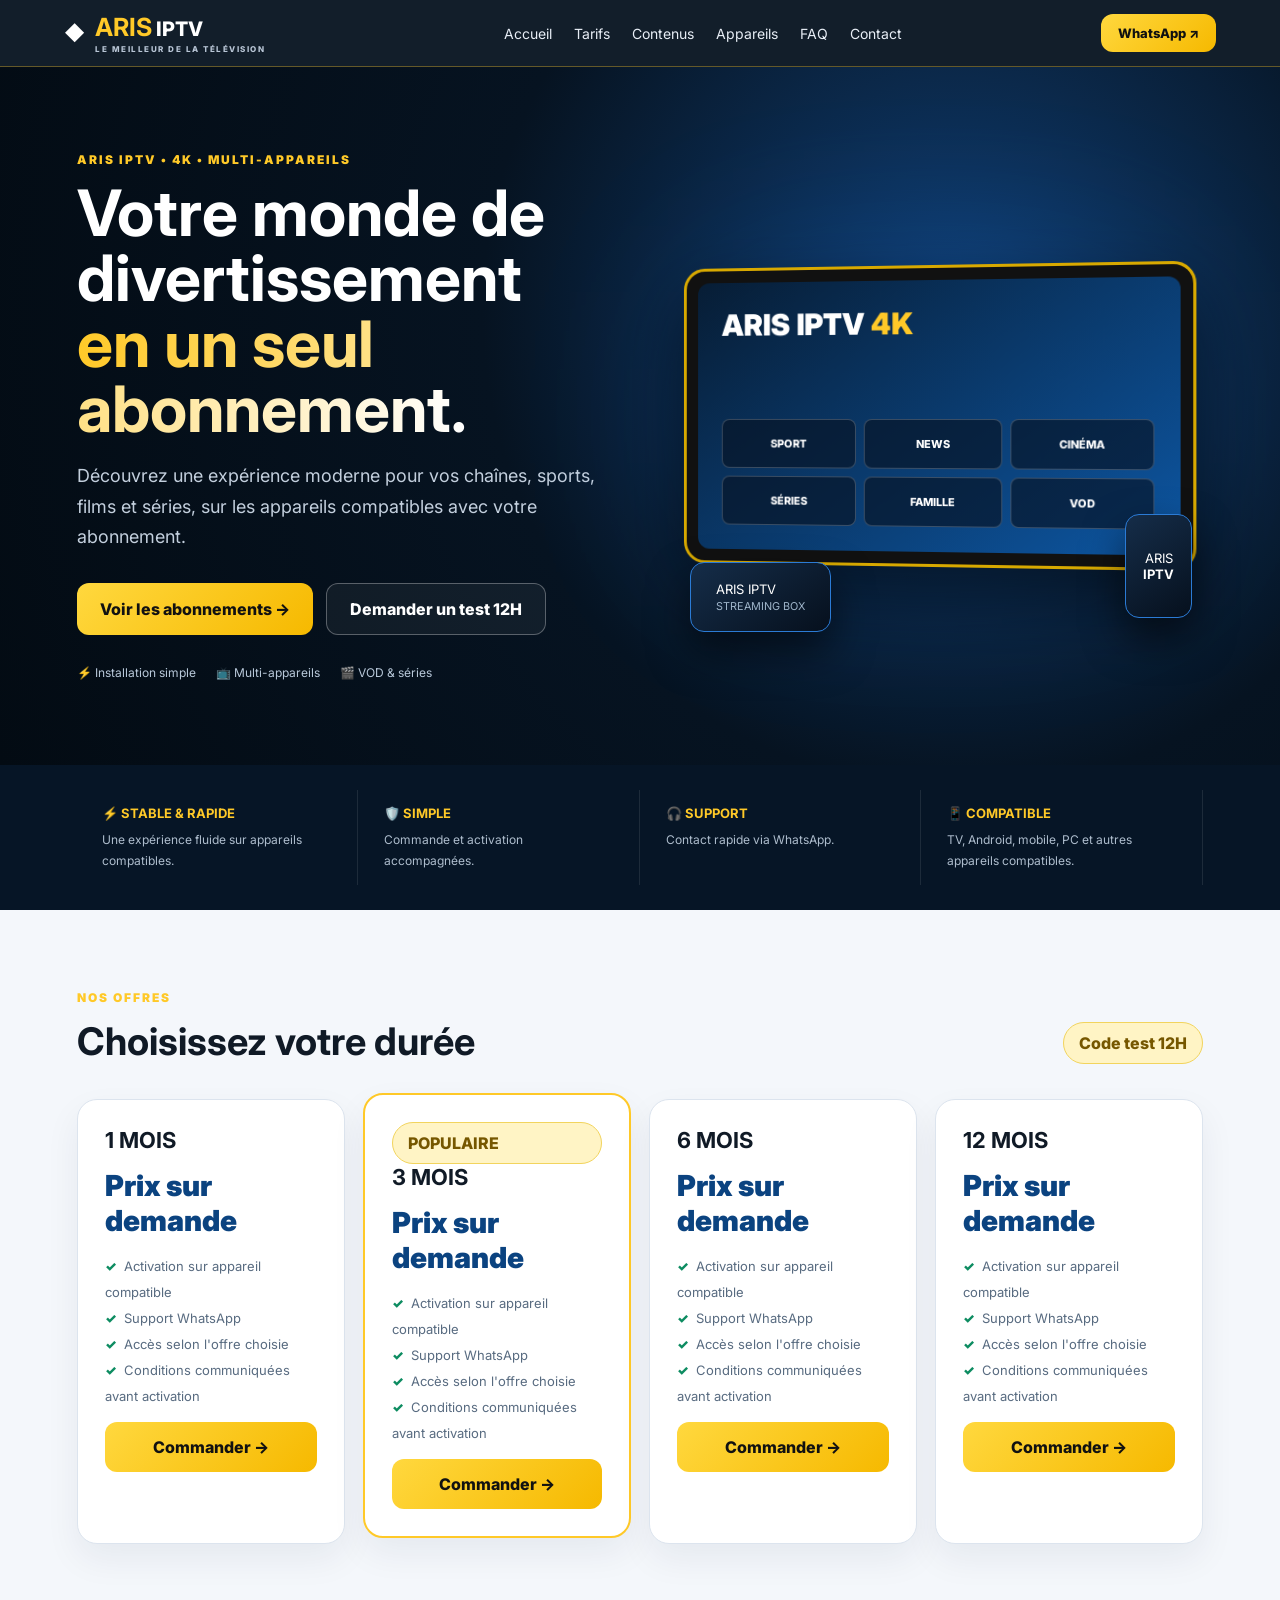
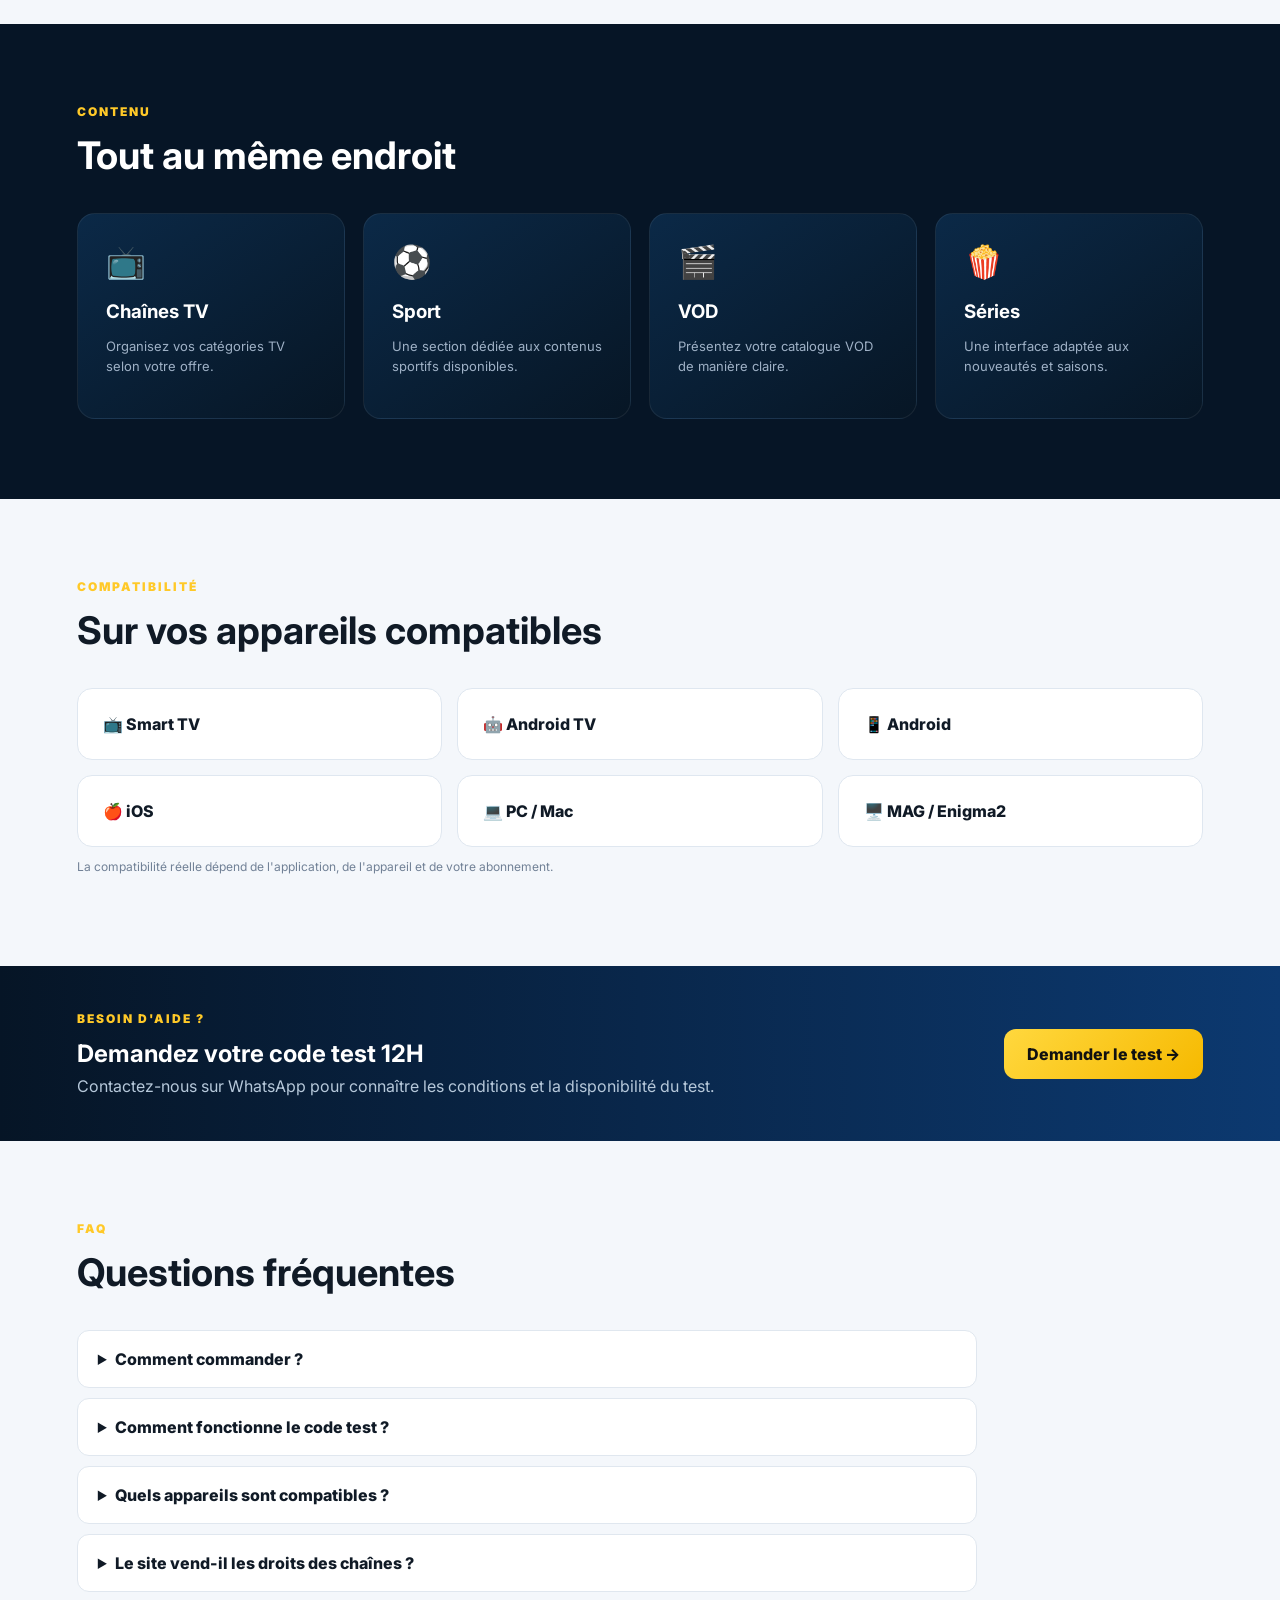
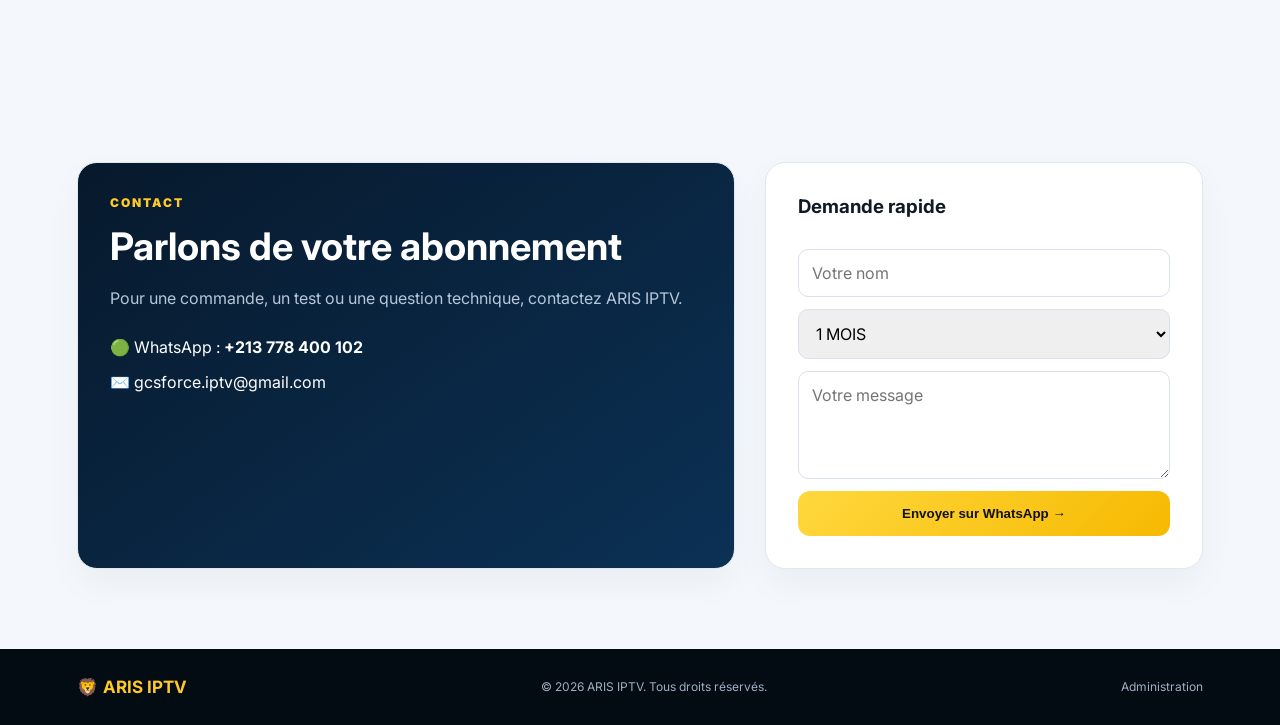
<file: index.html>
<!doctype html>
<html lang="fr">
<head>
  <meta charset="utf-8">
  <meta name="viewport" content="width=device-width, initial-scale=1">
  <meta name="theme-color" content="#071526">
  <meta name="description" content="ARIS IPTV — site de présentation et de commande d'abonnements IPTV.">
  <title>ARIS IPTV — TV, Sport, VOD & Séries</title>
  <link rel="stylesheet" href="style.css">
</head>
<body>
  <header class="topbar">
    <a class="brand" href="#accueil" aria-label="ARIS IPTV">
      <span class="brand-mark">◆</span>
      <span><b>ARIS</b> IPTV<small>LE MEILLEUR DE LA TÉLÉVISION</small></span>
    </a>
    <nav>
      <a href="#accueil">Accueil</a>
      <a href="#offres">Tarifs</a>
      <a href="#contenus">Contenus</a>
      <a href="#compatibilite">Appareils</a>
      <a href="#faq">FAQ</a>
      <a href="#contact">Contact</a>
    </nav>
    <a class="btn btn-gold btn-small" id="navWhatsapp" target="_blank" rel="noopener">WhatsApp ↗</a>
  </header>

  <main>
    <section id="accueil" class="hero">
      <div class="hero-copy">
        <div class="eyebrow">ARIS IPTV • 4K • MULTI-APPAREILS</div>
        <h1>Votre monde de divertissement<br><span>en un seul abonnement.</span></h1>
        <p>Découvrez une expérience moderne pour vos chaînes, sports, films et séries, sur les appareils compatibles avec votre abonnement.</p>
        <div class="hero-actions">
          <a href="#offres" class="btn btn-gold">Voir les abonnements →</a>
          <a href="#contact" class="btn btn-outline">Demander un test 12H</a>
        </div>
        <div class="trust-row">
          <span>⚡ Installation simple</span>
          <span>📺 Multi-appareils</span>
          <span>🎬 VOD & séries</span>
        </div>
      </div>
      <div class="hero-card">
        <div class="screen-glow"></div>
        <div class="tv-frame">
          <div class="tv-screen">
            <div class="tv-logo">ARIS IPTV <em>4K</em></div>
            <div class="channel-grid">
              <span>SPORT</span><span>NEWS</span><span>CINÉMA</span>
              <span>SÉRIES</span><span>FAMILLE</span><span>VOD</span>
            </div>
          </div>
        </div>
        <div class="device device-phone">ARIS<br><b>IPTV</b></div>
        <div class="device device-box">ARIS IPTV<br><small>STREAMING BOX</small></div>
      </div>
    </section>

    <section class="benefits">
      <article><b>⚡ STABLE & RAPIDE</b><span>Une expérience fluide sur appareils compatibles.</span></article>
      <article><b>🛡️ SIMPLE</b><span>Commande et activation accompagnées.</span></article>
      <article><b>🎧 SUPPORT</b><span>Contact rapide via WhatsApp.</span></article>
      <article><b>📱 COMPATIBLE</b><span>TV, Android, mobile, PC et autres appareils compatibles.</span></article>
    </section>

    <section id="offres" class="section">
      <div class="section-head">
        <div>
          <div class="eyebrow">NOS OFFRES</div>
          <h2>Choisissez votre durée</h2>
        </div>
        <span class="pill">Code test 12H</span>
      </div>
      <div id="plans" class="plans"></div>
    </section>

    <section id="contenus" class="section dark-section">
      <div class="section-head">
        <div>
          <div class="eyebrow">CONTENU</div>
          <h2>Tout au même endroit</h2>
        </div>
      </div>
      <div class="feature-grid">
        <article class="feature"><div class="icon">📺</div><h3>Chaînes TV</h3><p>Organisez vos catégories TV selon votre offre.</p></article>
        <article class="feature"><div class="icon">⚽</div><h3>Sport</h3><p>Une section dédiée aux contenus sportifs disponibles.</p></article>
        <article class="feature"><div class="icon">🎬</div><h3>VOD</h3><p>Présentez votre catalogue VOD de manière claire.</p></article>
        <article class="feature"><div class="icon">🍿</div><h3>Séries</h3><p>Une interface adaptée aux nouveautés et saisons.</p></article>
      </div>
    </section>

    <section id="compatibilite" class="section">
      <div class="section-head">
        <div>
          <div class="eyebrow">COMPATIBILITÉ</div>
          <h2>Sur vos appareils compatibles</h2>
        </div>
      </div>
      <div class="device-grid">
        <span>📺 Smart TV</span><span>🤖 Android TV</span><span>📱 Android</span>
        <span>🍎 iOS</span><span>💻 PC / Mac</span><span>🖥️ MAG / Enigma2</span>
      </div>
      <p class="note">La compatibilité réelle dépend de l'application, de l'appareil et de votre abonnement.</p>
    </section>

    <section class="cta-band">
      <div>
        <div class="eyebrow">BESOIN D'AIDE ?</div>
        <h2>Demandez votre code test 12H</h2>
        <p>Contactez-nous sur WhatsApp pour connaître les conditions et la disponibilité du test.</p>
      </div>
      <a id="testWhatsapp" class="btn btn-gold" target="_blank" rel="noopener">Demander le test →</a>
    </section>

    <section id="faq" class="section">
      <div class="section-head"><div><div class="eyebrow">FAQ</div><h2>Questions fréquentes</h2></div></div>
      <div class="faq">
        <details><summary>Comment commander ?</summary><p>Choisissez une durée puis cliquez sur Commander. Un message WhatsApp prérempli s'ouvre pour finaliser la demande.</p></details>
        <details><summary>Comment fonctionne le code test ?</summary><p>Le test est demandé via WhatsApp. Sa disponibilité et ses conditions doivent être confirmées avant activation.</p></details>
        <details><summary>Quels appareils sont compatibles ?</summary><p>La plateforme peut être utilisée sur différents appareils compatibles selon l'offre et l'application utilisée.</p></details>
        <details><summary>Le site vend-il les droits des chaînes ?</summary><p>Le site est une interface commerciale. Utilisez uniquement des contenus et services pour lesquels vous disposez des droits ou autorisations nécessaires.</p></details>
      </div>
    </section>

    <section id="contact" class="section contact-section">
      <div class="contact-card">
        <div>
          <div class="eyebrow">CONTACT</div>
          <h2>Parlons de votre abonnement</h2>
          <p>Pour une commande, un test ou une question technique, contactez ARIS IPTV.</p>
        </div>
        <div class="contact-list">
          <a id="contactWhatsapp" target="_blank" rel="noopener">🟢 WhatsApp : <b>+213 778 400 102</b></a>
          <a href="mailto:gcsforce.iptv@gmail.com">✉️ gcsforce.iptv@gmail.com</a>
        </div>
      </div>
      <form id="leadForm" class="lead-form">
        <h3>Demande rapide</h3>
        <input id="name" required placeholder="Votre nom">
        <select id="duration" required></select>
        <textarea id="message" rows="4" placeholder="Votre message"></textarea>
        <button class="btn btn-gold" type="submit">Envoyer sur WhatsApp →</button>
      </form>
    </section>
  </main>

  <footer>
    <div class="footer-brand">🦁 <b>ARIS IPTV</b></div>
    <div>© <span id="year"></span> ARIS IPTV. Tous droits réservés.</div>
    <a href="admin.html">Administration</a>
  </footer>

  <script src="script.js"></script>
</body>
</html>
</file>
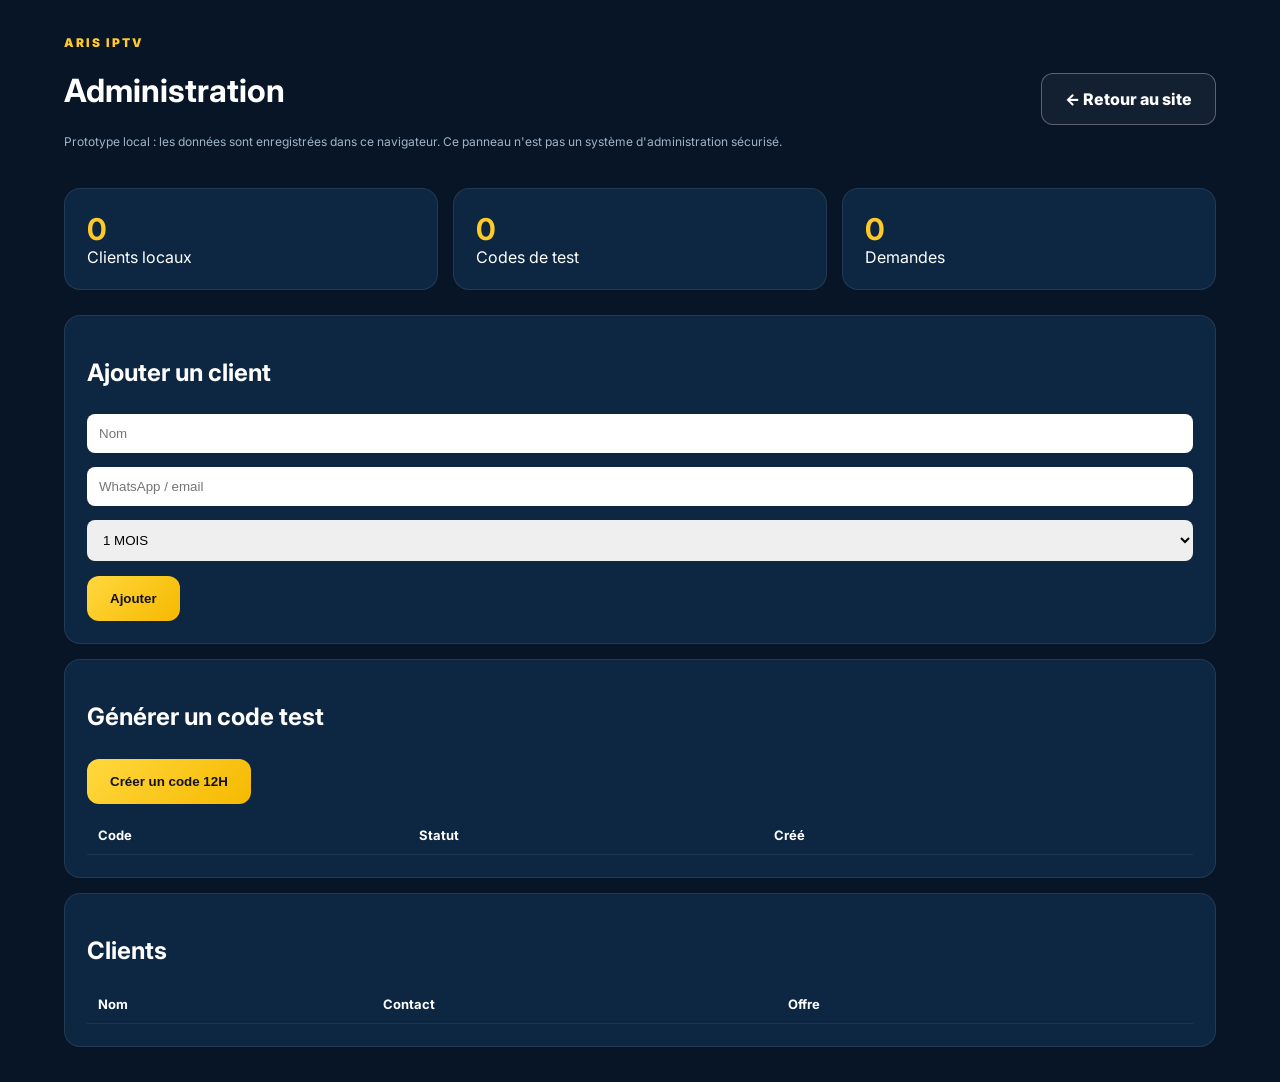
<file: admin.html>
<!doctype html>
<html lang="fr">
<head>
<meta charset="utf-8"><meta name="viewport" content="width=device-width,initial-scale=1">
<title>ARIS IPTV — Administration</title><link rel="stylesheet" href="style.css">
<style>
.admin{min-height:100vh;background:#071526;color:#fff;padding:35px 5%}.admin-wrap{max-width:1200px;margin:auto}.admin-head{display:flex;justify-content:space-between;align-items:center;gap:20px}.admin-grid{display:grid;grid-template-columns:repeat(3,1fr);gap:15px;margin:25px 0}.stat,.panel{background:#0d2743;border:1px solid #ffffff16;border-radius:16px;padding:22px}.stat b{font-size:30px;color:#ffc928;display:block}.panel{margin-top:15px}.panel input,.panel select{width:100%;padding:12px;border-radius:8px;border:0;margin:7px 0}.panel button{margin-top:8px}.table{width:100%;border-collapse:collapse;margin-top:12px}.table th,.table td{padding:11px;border-bottom:1px solid #ffffff12;text-align:left;font-size:13px}.danger{background:#b83232;color:#fff}.muted{color:#9fb4ca;font-size:12px;line-height:1.6}
@media(max-width:800px){.admin-grid{grid-template-columns:1fr}.table{display:block;overflow:auto}}
</style></head>
<body class="admin"><div class="admin-wrap">
<div class="admin-head"><div><div class="eyebrow">ARIS IPTV</div><h1>Administration</h1><p class="muted">Prototype local : les données sont enregistrées dans ce navigateur. Ce panneau n'est pas un système d'administration sécurisé.</p></div><a class="btn btn-outline" href="index.html">← Retour au site</a></div>
<div class="admin-grid"><div class="stat"><b id="usersCount">0</b>Clients locaux</div><div class="stat"><b id="codesCount">0</b>Codes de test</div><div class="stat"><b id="ordersCount">0</b>Demandes</div></div>
<div class="panel"><h2>Ajouter un client</h2><input id="uName" placeholder="Nom"><input id="uContact" placeholder="WhatsApp / email"><select id="uPlan"><option>1 MOIS</option><option>3 MOIS</option><option>6 MOIS</option><option>12 MOIS</option></select><button class="btn btn-gold" id="addUser">Ajouter</button></div>
<div class="panel"><h2>Générer un code test</h2><button class="btn btn-gold" id="addCode">Créer un code 12H</button><table class="table"><thead><tr><th>Code</th><th>Statut</th><th>Créé</th><th></th></tr></thead><tbody id="codesTable"></tbody></table></div>
<div class="panel"><h2>Clients</h2><table class="table"><thead><tr><th>Nom</th><th>Contact</th><th>Offre</th><th></th></tr></thead><tbody id="usersTable"></tbody></table></div>
</div><script>
const get=(k,d=[])=>JSON.parse(localStorage.getItem(k)||JSON.stringify(d)); const set=(k,v)=>localStorage.setItem(k,JSON.stringify(v));
function id(){return Math.random().toString(36).slice(2,8).toUpperCase()}
function render(){const u=get("aris_users"),c=get("aris_codes"),o=get("aris_orders");usersCount.textContent=u.length;codesCount.textContent=c.length;ordersCount.textContent=o.length;
usersTable.innerHTML=u.map((x,i)=>`<tr><td>${x.name}</td><td>${x.contact}</td><td>${x.plan}</td><td><button class="btn danger" onclick="delUser(${i})">Supprimer</button></td></tr>`).join("");
codesTable.innerHTML=c.map((x,i)=>`<tr><td><b>${x.code}</b></td><td>${x.active?"Actif":"Désactivé"}</td><td>${x.date}</td><td><button class="btn btn-outline" onclick="toggleCode(${i})">${x.active?"Désactiver":"Activer"}</button></td></tr>`).join("")}
addUser.onclick=()=>{if(!uName.value.trim())return;let u=get("aris_users");u.push({name:uName.value.trim(),contact:uContact.value.trim(),plan:uPlan.value});set("aris_users",u);uName.value="";uContact.value="";render()};
addCode.onclick=()=>{let c=get("aris_codes");c.push({code:"ARIS-"+id()+"-"+id().slice(0,4),active:true,date:new Date().toLocaleString("fr-FR")});set("aris_codes",c);render()};
function delUser(i){let u=get("aris_users");u.splice(i,1);set("aris_users",u);render()}
function toggleCode(i){let c=get("aris_codes");c[i].active=!c[i].active;set("aris_codes",c);render()}
render();
</script></body></html>
</file>
<file: style.css>
@import url('https://fonts.googleapis.com/css2?family=Inter:wght@400;500;600;700;800;900&display=swap');
:root{--navy:#061321;--navy2:#0a2038;--blue:#1677ff;--gold:#ffc928;--white:#f7fbff;--muted:#aebdd0;--line:rgba(255,255,255,.12);--card:rgba(10,31,53,.82)}
*{box-sizing:border-box}html{scroll-behavior:smooth}body{margin:0;background:#f4f7fb;color:#101a26;font-family:Inter,Arial,sans-serif}a{text-decoration:none;color:inherit}.topbar{position:sticky;top:0;z-index:20;display:flex;align-items:center;gap:28px;padding:12px 5%;background:rgba(4,16,29,.94);backdrop-filter:blur(16px);border-bottom:1px solid rgba(255,201,40,.35);color:#fff}.brand{display:flex;align-items:center;gap:10px;min-width:240px}.brand-mark{font-size:40px}.brand b{color:var(--gold);font-size:25px}.brand span{font-size:20px;font-weight:800}.brand small{display:block;color:#b9c6d6;font-size:8px;letter-spacing:1.5px;margin-top:2px}.topbar nav{display:flex;gap:22px;flex:1;justify-content:center}.topbar nav a{font-size:14px;color:#e8eef6}.topbar nav a:hover{color:var(--gold)}.btn{display:inline-flex;align-items:center;justify-content:center;border:0;border-radius:12px;padding:15px 23px;font-weight:800;cursor:pointer;transition:.2s;white-space:nowrap}.btn:hover{transform:translateY(-2px)}.btn-gold{background:linear-gradient(135deg,#ffd83e,#f6b900);color:#111}.btn-outline{border:1px solid rgba(255,255,255,.3);color:#fff;background:rgba(255,255,255,.05)}.btn-small{padding:11px 17px;font-size:13px}.hero{min-height:650px;padding:85px 6%;display:grid;grid-template-columns:1fr 1fr;gap:45px;align-items:center;background:radial-gradient(circle at 75% 35%,#103e73 0,#061321 45%,#030b13 100%);color:#fff;overflow:hidden}.eyebrow{color:var(--gold);font-size:12px;font-weight:900;letter-spacing:2px;margin-bottom:13px}.hero h1{font-size:clamp(40px,5vw,72px);line-height:1.02;margin:0 0 20px}.hero h1 span{background:linear-gradient(90deg,var(--gold),#fff);-webkit-background-clip:text;color:transparent}.hero p{font-size:18px;line-height:1.7;color:#c3cfdd;max-width:650px}.hero-actions{display:flex;gap:13px;margin:30px 0}.trust-row{display:flex;gap:20px;flex-wrap:wrap;color:#b9c9da;font-size:12px}.hero-card{height:450px;position:relative;display:flex;align-items:center;justify-content:center}.screen-glow{position:absolute;width:80%;height:55%;background:#0878ff;filter:blur(100px);opacity:.24}.tv-frame{width:min(520px,95%);padding:12px;border:3px solid #d8a900;border-radius:22px;background:#111;transform:perspective(800px) rotateY(-5deg);box-shadow:0 30px 70px #0008}.tv-screen{aspect-ratio:16/9;border-radius:12px;padding:25px;background:linear-gradient(145deg,#071d35,#0d56a2);display:flex;flex-direction:column;justify-content:space-between}.tv-logo{font-size:30px;font-weight:900;color:#fff}.tv-logo em{font-style:normal;color:var(--gold)}.channel-grid{display:grid;grid-template-columns:repeat(3,1fr);gap:8px}.channel-grid span{padding:17px 5px;text-align:center;border:1px solid #ffffff35;background:#061426aa;border-radius:8px;font-size:11px;font-weight:800}.device{position:absolute;background:linear-gradient(145deg,#152d49,#06101d);border:1px solid #2b7bd5;border-radius:14px;box-shadow:0 20px 40px #0008;color:#fff}.device-phone{right:2%;bottom:5%;padding:35px 17px;text-align:center;font-size:13px}.device-box{left:5%;bottom:2%;padding:18px 25px;font-size:13px}.device-box small{color:#9fb5ca}.benefits{display:grid;grid-template-columns:repeat(4,1fr);background:#061526;color:#fff;padding:25px 6%;gap:1px}.benefits article{padding:15px 25px;border-right:1px solid #ffffff18}.benefits b{display:block;color:var(--gold);font-size:13px;margin-bottom:7px}.benefits span{color:#aebdcd;font-size:12px;line-height:1.5}.section{padding:80px 6%;max-width:1400px;margin:auto}.section-head{display:flex;justify-content:space-between;align-items:end;gap:20px;margin-bottom:35px}.section h2{font-size:38px;margin:0}.pill{background:#fff4c5;border:1px solid #f2d45d;color:#765700;padding:10px 15px;border-radius:30px;font-weight:800}.plans{display:grid;grid-template-columns:repeat(4,1fr);gap:18px}.plan{background:#fff;border:1px solid #dce4ee;border-radius:20px;padding:27px;box-shadow:0 15px 35px #12233b10;position:relative}.plan.featured{border:2px solid var(--gold);transform:translateY(-6px)}.plan h3{margin:0;font-size:22px}.price{font-size:29px;font-weight:900;color:#0b4380;margin:15px 0}.price small{font-size:12px;color:#64758a}.plan ul{padding:0;list-style:none;line-height:2;color:#586b80;font-size:13px}.plan li::before{content:"✓";color:#0d8c61;font-weight:900;margin-right:8px}.dark-section{max-width:none;background:#061526;color:#fff}.dark-section>.section-head,.dark-section>.feature-grid{max-width:1400px;margin-left:auto;margin-right:auto}.feature-grid{display:grid;grid-template-columns:repeat(4,1fr);gap:18px}.feature{background:linear-gradient(145deg,#0b2947,#071625);border:1px solid #ffffff12;padding:28px;border-radius:18px}.feature .icon{font-size:32px}.feature h3{margin-bottom:8px}.feature p{color:#9fb1c6;line-height:1.6;font-size:13px}.device-grid{display:grid;grid-template-columns:repeat(3,1fr);gap:15px}.device-grid span{padding:25px;background:#fff;border:1px solid #dfe7f0;border-radius:15px;font-weight:800}.note{color:#718196;font-size:12px}.cta-band{padding:45px 6%;background:linear-gradient(90deg,#061526,#0c3970);color:#fff;display:flex;align-items:center;justify-content:space-between;gap:30px}.cta-band h2{margin:0 0 8px}.cta-band p{color:#b6c8da;margin:0}.faq{max-width:900px}.faq details{background:#fff;border:1px solid #e0e7ef;margin:10px 0;border-radius:12px;padding:18px 20px}.faq summary{font-weight:800;cursor:pointer}.faq p{color:#617287;line-height:1.6}.contact-section{display:grid;grid-template-columns:1.2fr .8fr;gap:30px}.contact-card,.lead-form{background:#fff;border:1px solid #e0e7ef;border-radius:20px;padding:32px;box-shadow:0 15px 35px #12233b0b}.contact-card{background:linear-gradient(145deg,#07192c,#0b3155);color:#fff}.contact-card p{color:#b6c7d9;line-height:1.7}.contact-list{display:grid;gap:15px;margin-top:25px}.contact-list a{color:#fff}.lead-form{display:grid;gap:12px}.lead-form h3{margin-top:0}.lead-form input,.lead-form select,.lead-form textarea{width:100%;padding:13px;border:1px solid #d9e2ec;border-radius:10px;font:inherit}.lead-form textarea{resize:vertical}footer{padding:28px 6%;background:#030b13;color:#9fb0c3;display:flex;align-items:center;justify-content:space-between;gap:20px;font-size:12px}.footer-brand{color:#fff;font-size:17px}.footer-brand b{color:var(--gold)}@media(max-width:950px){.topbar nav{display:none}.hero{grid-template-columns:1fr;padding-top:55px}.hero-card{height:350px}.benefits,.plans,.feature-grid{grid-template-columns:repeat(2,1fr)}.contact-section{grid-template-columns:1fr}.device-grid{grid-template-columns:repeat(2,1fr)}}@media(max-width:580px){.topbar{padding:10px 4%}.brand{min-width:0}.brand-mark{font-size:30px}.brand b{font-size:20px}.brand span{font-size:16px}.topbar .btn{margin-left:auto}.hero{padding:55px 5%;min-height:auto}.hero h1{font-size:42px}.hero-actions{flex-direction:column}.hero-card{height:270px}.tv-frame{width:90%}.channel-grid span{padding:10px 2px;font-size:8px}.benefits,.plans,.feature-grid,.device-grid{grid-template-columns:1fr}.section{padding:55px 5%}.section h2{font-size:30px}.section-head{align-items:start;flex-direction:column}.plan.featured{transform:none}.cta-band{padding:40px 5%;flex-direction:column;align-items:flex-start}footer{flex-direction:column;align-items:flex-start}}
</file>
